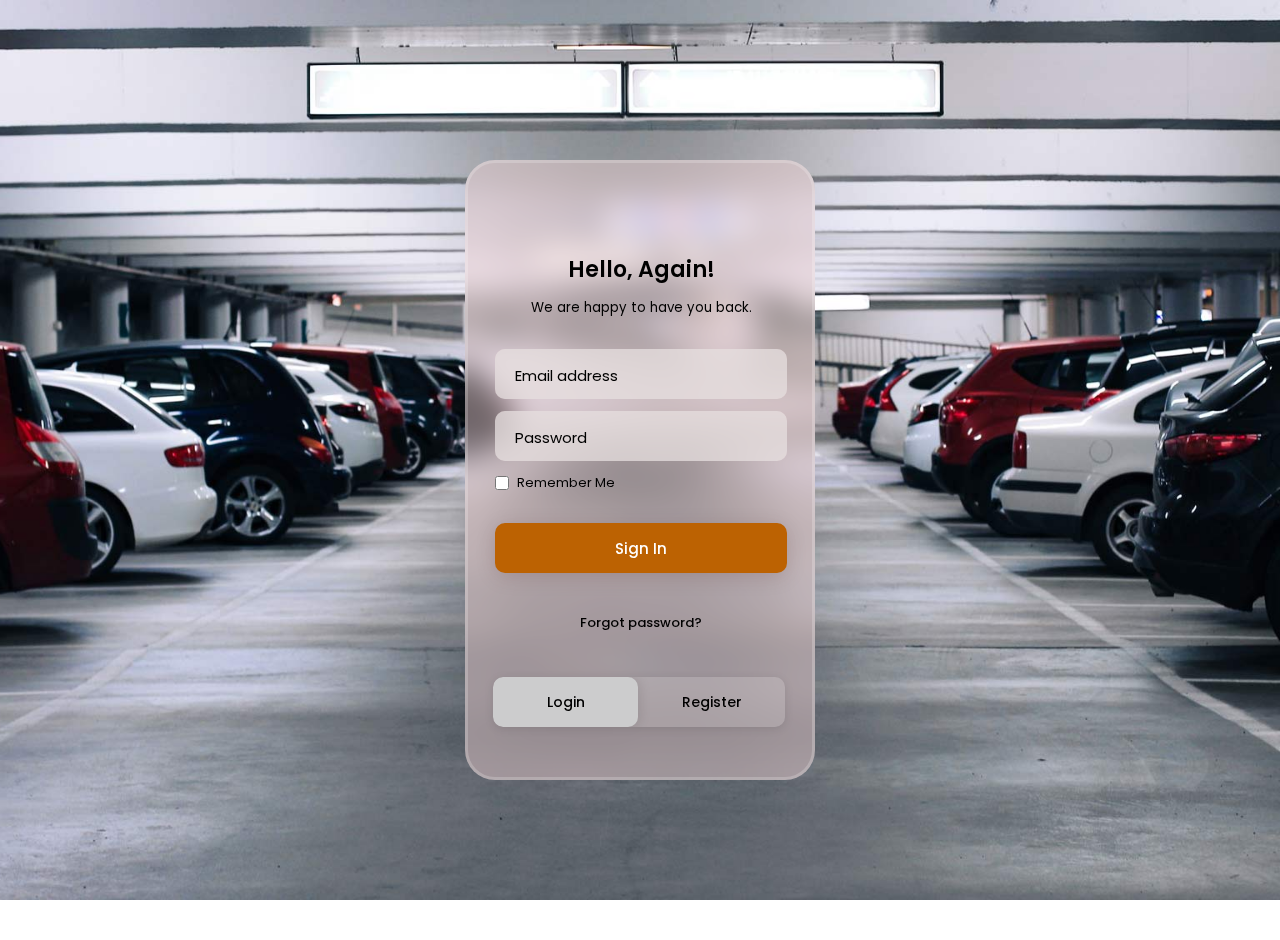
<file: login.html>
<!DOCTYPE html>
<html lang="en">
<head>
    <meta charset="UTF-8">
    <meta http-equiv="X-UA-Compatible" content="IE=edge">
    <meta name="viewport" content="width=device-width, initial-scale=1.0">
    <link rel="stylesheet" href="https://cdnjs.cloudflare.com/ajax/libs/font-awesome/6.4.2/css/all.min.css" integrity="sha512-z3gLpd7yknf1YoNbCzqRKc4qyor8gaKU1qmn+CShxbuBusANI9QpRohGBreCFkKxLhei6S9CQXFEbbKuqLg0DA==" crossorigin="anonymous" referrerpolicy="no-referrer" />
    <link rel="stylesheet" href="style2.css">
    <title>Login</title>
</head>
<body>
     <div class="container">
        <div class="box">
        <div class="box-login" id="login">
            <div class="top-header">
                <h3>Hello, Again!</h3>
                <small>We are happy to have you back.</small>
            </div>
            <div class="input-group">
                 <div class="input-field">
                    <input type="text" class="input-box" id="logEmail" required>
                    <label for="logEmail">Email address</label>
                 </div>
                 <div class="input-field">
                    <input type="password" class="input-box" id="logPassword" required>
                    <label for="logPassword">Password</label>
                    <div class="eye-area">
                     <div  class="eye-box" onclick="myLogPassword()">
                      <i class="fa-regular fa-eye" id="eye"></i>
                      <i class="fa-regular fa-eye-slash" id="eye-slash"></i>
                   </div>
                 </div>
                 </div>
                 <div class="remember">
                    <input type="checkbox" id="formCheck" class="check">
                    <label for="formCheck">Remember Me</label>
                 </div>
                 <div class="input-field">
                    <a href="main/index.html">
                    <input type="submit" class="input-submit" value="Sign In" required></a>
                 </div>
                 <div class="forgot">
                    <a href="#">Forgot password?</a>
                 </div>
                
            </div>
         </div>

            <!---------------------------- register --------------------------------------->

          <div class="box-register" id="register">
            <div class="top-header">
                <h3>Sign Up, Now!</h3>
                <small>We are happy to have you with us.</small>
            </div>
            <div class="input-group">
                 <div class="input-field">
                    <input type="text" class="input-box" id="regUsername" required>
                    <label for="regUsername">Username</label>
                 </div>
                 <div class="input-field">
                    <input type="text" class="input-box" id="regEmail"  required>
                    <label for="regEmail">Email address</label>
                 </div>
                 <div class="input-field">
                    <input type="password" class="input-box" id="regPassword"  required>
                    <label for="regPassword">Password</label>
                    <div class="eye-area">
                      <div  class="eye-box" onclick="myRegPassword()">
                       <i class="fa-regular fa-eye" id="eye-2"></i>
                       <i class="fa-regular fa-eye-slash" id="eye-slash-2"></i>
                    </div>
                  </div>
                 </div>
                 
                 <div class="remember">
                    <input type="checkbox" id="formCheck2" class="check">
                    <label for="formCheck2">Remember Me</label>
                 </div>
                 <div class="input-field">
                    <input type="submit" class="input-submit" value="Sign Up" required>
                 </div>
            </div>
         </div>
         <div class="switch">
            <a href="#" class="login active" onclick="login()">Login</a>
            <a href="#" class="register" onclick="register()">Register</a>
            <div class="btn-active" id="btn"></div>
         </div>
         
        </div>
        
     </div>
     <script>
        var x = document.getElementById('login');
        var y = document.getElementById('register');
        var z = document.getElementById('btn');

        function login(){
            x.style.left = "27px";
            y.style.right = "-350px";
            z.style.left = "0px";
        }
        function register(){
            x.style.left = "-350px";
            y.style.right = "25px";
            z.style.left = "150px";
        }


   // View Password codes

         
      
        function myLogPassword(){

         var a = document.getElementById("logPassword");
         var b = document.getElementById("eye");
         var c = document.getElementById("eye-slash");

         if(a.type === "password"){
            a.type = "text";
            b.style.opacity = "0";
            c.style.opacity = "1";
         }else{
            a.type = "password";
            b.style.opacity = "1";
            c.style.opacity = "0";
         }

        }

        function myRegPassword(){
    
         var d = document.getElementById("regPassword");
         var b = document.getElementById("eye-2");
         var c = document.getElementById("eye-slash-2");
 
         if(d.type === "password"){
            d.type = "text";
            b.style.opacity = "0";
            c.style.opacity = "1";
         }else{
            d.type = "password";
            b.style.opacity = "1";
            c.style.opacity = "0";
         }

        }
     </script>
</body>
</html>
</file>
<file: style2.css>
/* POPPINS FONT */
@import url('https://fonts.googleapis.com/css2?family=Poppins:wght@400;500;600;700&display=swap');

*{
    margin: 0;
    padding: 0;
    box-sizing: border-box;
    font-family: 'poppins',sans-serif;
}
body{
    /* background: linear-gradient(#b8abea,#907cd4,#6c4be2); */
    background: url("banner.jpg");
    background-position: center;
    background-repeat: no-repeat;
    background-size: cover;
    background-attachment: fixed;
    padding: 20px;
}
.container{
    display: flex;
    justify-content: center;
    align-items: center;
    min-height: 100vh;
}
.box{
    display: flex;
    flex-direction: row;
    position: relative;
    padding: 60px 20px 30px 20px;
    height: 620px;
    width: 350px;
    border-radius: 30px;
    background-color: rgba(255, 220, 220, 0.406);
    -webkit-backdrop-filter: blur(15px);
    backdrop-filter: blur(15px);
    border: 3px solid rgba(255, 255, 255, 0.2);
    overflow: hidden;
}
.box-login{
    position: absolute;
    width: 85%;
    left: 27px;
    transition: .5s ease-in-out;
}
.box-register{
    position: absolute;
    width: 85%;
    right: -350px;
    transition: .5s ease-in-out;
}
.top-header{
    text-align: center;
    margin: 30px 0;
}
.top-header h3{
    font-size: 22px;
    font-weight: 600;
    margin-bottom: 8px;
}
.input-group{
     width: 100%;
    
}
.input-field{
    margin: 12px 0;
    position: relative;
}

.input-box{
    width: 100%;
    height: 50px;
    font-size: 15px;
    color: #040404;
    border: none;
    border-radius: 10px;
    padding: 7px 45px 0 20px;
    background: rgba(224, 223, 223, 0.6);
    backdrop-filter: blur(2px);
    outline: none;
}
.input-field label{
    position: absolute;
    left: 20px;
    top: 15px;
    font-size: 15px;
    transition: .3s ease-in-out;
}
.input-box:focus ~ label,.input-box:valid ~ label{
    top: 2px;
    font-size: 10px;
    color: #c12828;
    font-weight: 500;
}
.remember{
    display: flex;
    font-size: 13px;
    margin: 12px 0 30px 0;
    color: #000000;
}
.check{
    margin-right: 8px;
    width: 14px;
}
.input-submit{
    width: 100%;
    height: 50px;
    font-size: 15px;
    font-weight: 500;
    border: none;
    border-radius: 10px;
    background: #bc6202;
    color: #fff;
    box-shadow: 0px 4px 20px rgba(62, 9, 9, 0.144);
    cursor: pointer;
    transition: .4s;
}
.input-submit:hover{
    background:  #db3e00;
    box-shadow: 0px 4px 20px rgba(62, 9, 9, 0.32);
}
.forgot{
    text-align: center;
    font-size: 13px;
    font-weight: 500;
    margin-top: 40px;
}
.forgot a{
    text-decoration: none;
    color: #000;
}
.switch{
    display: flex;
    position: absolute;
    bottom: 50px;
    left: 25px;
    width: 85%;
    height: 50px;
    background: rgba(255, 255, 255, 0.16);
    backdrop-filter: 10px;
    border-radius: 10px;
    box-shadow: 0px 2px 10px rgba(0, 0, 0, 0.1);
    overflow: hidden;
}
.switch a{
    display: flex;
    justify-content: center;
    align-items: center;
    font-size: 14px;
    font-weight: 500;
    color: #000;
    text-decoration: none;
    width: 50%;
    height: 50px;
    border-radius: 10px;
    z-index: 10;
}
#btn{
    position: absolute;
    bottom: 0px;   
    left: 0px;
    width: 145px;
    height: 50px;
    background: #cccccd;
    border-radius: 10px;
    box-shadow: 2px 0px 12px rgba(0, 0, 0, 0.1);
    transition: .5s ease-in-out;
}
.eye-area{
    position: absolute;
    top: 25px;
    right: 25px;
}
.eye-box{
    display: flex;
    align-items: center;
    justify-content: center;
    position: relative;
    
}
i{
    position: absolute;
    color: #444444;
    cursor: pointer;
}
#eye,#eye-2{
    opacity: 1;
}
#eye-slash,#eye-slash-2{
    opacity: 0;}
@media only screen and (max-width: 576px){
    .box{
        margin: 0 5px;
    }
    #btn{
        position: absolute;
        width: 153px;
    }
}
</file>
